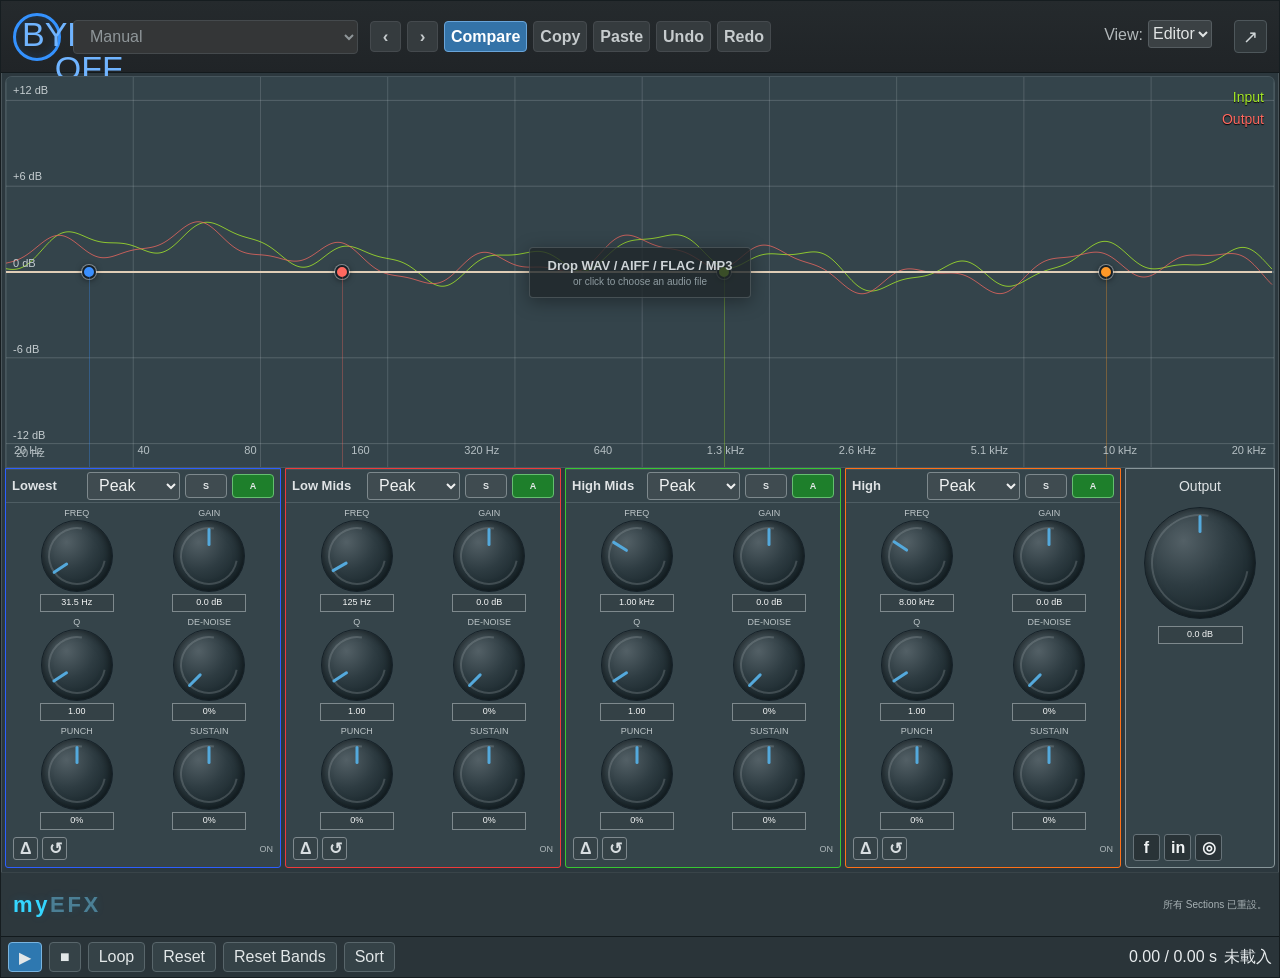
<file: WebTester/index-fixed.html>
<!doctype html><html lang="zh-Hant"><head><meta charset="utf-8"><meta name="viewport" content="width=device-width,initial-scale=1,viewport-fit=cover"><title>myEFX — Frequalizer-style UI</title><style>:root{--bg:#252b2f;--panel:#2f3a40;--panel2:#344249;--edge:#172127;--grid:#9da9ae33;--text:#e8ecee;--muted:#aeb8bc;--blue:#3a8fff;--green:#75ff19;--red:#ff685f;--orange:#ff9828;--lime:#a6ea27;--gold:#ffbf2a;--cyan:#43c8ff;--shadow:0 4px 18px rgba(0,0,0,.35)}*{box-sizing:border-box}html,body{margin:0;min-height:100%;background:#202629;color:var(--text);font-family:Arial,Helvetica,sans-serif;overflow-x:hidden}button,input,select{font:inherit}.app{width:min(1600px,100vw);min-height:100vh;margin:auto;background:#2c383e;border:1px solid #161d20;box-shadow:0 0 0 1px #4a555a inset,0 18px 60px rgba(0,0,0,.45)}.topbar{height:72px;display:flex;align-items:center;gap:12px;padding:7px 12px;background:linear-gradient(#252a2d,#202427);border-bottom:1px solid #131a1d}.power{width:48px;height:48px;border-radius:50%;border:3px solid #3492ff;background:transparent;color:#70b4ff;font-size:34px;line-height:1;display:grid;place-items:center;box-shadow:0 0 12px #167eff2e inset;cursor:pointer}.preset{height:34px;min-width:285px;padding:0 34px 0 12px;border:1px solid #454a4d;border-radius:4px;background:#343637;color:#8f9699;font-size:16px;appearance:auto}.tools{display:flex;align-items:center;gap:6px}.tool{height:31px;min-width:45px;border:1px solid #454a4e;border-radius:4px;background:#353b3e;color:#c6cbcd;font-weight:700;cursor:pointer}.tool.small{min-width:31px;font-size:17px}.tool.active{background:#3473a8;border-color:#6aa5d9;color:#fff}.grow{flex:1}.view{height:34px;padding:0 10px;border:0;background:transparent;color:#b2b8ba}.view select{margin-left:5px;height:28px;background:#3b4144;color:#e1e4e4;border:1px solid #555c60;border-radius:3px}.link{width:33px;height:33px;border:1px solid #4e575b;background:#30373a;border-radius:4px;color:#d0d6d8;font-size:18px}.graph-wrap{position:relative;margin:3px 4px 0;background:#34444b;border:1px solid #93a0a633;border-radius:7px 7px 0 0;overflow:hidden;box-shadow:inset 0 1px #ffffff08}.graph{display:block;width:100%;height:390px;background:#34444b}.drop-ui{position:absolute;inset:0;display:flex;align-items:center;justify-content:center;pointer-events:none}.drop-card{pointer-events:auto;padding:10px 18px;border:1px solid #89979b55;border-radius:4px;background:#20272acc;color:#ced4d7;box-shadow:var(--shadow);text-align:center;display:none}.graph-wrap.empty .drop-card{display:block}.drop-card b{display:block;font-size:13px}.drop-card span{display:block;margin-top:3px;color:#8f9ca1;font-size:10px}.graph-legend{position:absolute;right:10px;top:10px;font-size:14px;line-height:1.55;text-align:right;pointer-events:none;text-shadow:0 1px 1px #000}.in-label{color:var(--lime)}.out-label{color:var(--red)}.freq-readout{position:absolute;left:10px;bottom:8px;color:#aeb8bc;font-size:11px;pointer-events:none}.graph-pointer{position:absolute;width:1px;top:0;bottom:0;background:#eaf1f33d;pointer-events:none;display:none}.node-layer{position:absolute;inset:0}.node{position:absolute;width:14px;height:14px;border-radius:50%;border:2px solid #172027;box-shadow:0 0 0 1px #fff6,0 1px 6px #0009;transform:translate(-50%,-50%);cursor:grab}.node:after{content:"";position:absolute;left:50%;top:100%;width:1px;height:999px;background:currentColor;opacity:.32;pointer-events:none}.node.dragging{cursor:grabbing;box-shadow:0 0 0 1px #fff,0 0 12px currentColor}.node.n1{background:var(--blue);color:var(--blue)}.node.n2{background:var(--red);color:var(--red)}.node.n3{background:var(--lime);color:var(--lime)}.node.n4{background:var(--orange);color:var(--orange)}.hidden-canvas{display:none}.axis{position:absolute;left:0;right:0;bottom:0;height:29px;padding:6px 8px 0;color:#b6c0c4;font-size:11px;display:flex;justify-content:space-between;pointer-events:none}.ylabels{position:absolute;left:7px;top:7px;bottom:26px;display:flex;flex-direction:column;justify-content:space-between;color:#c5cdd0;font-size:11px;pointer-events:none}.bottom{display:grid;grid-template-columns:repeat(4,minmax(0,1fr)) 150px;gap:4px;padding:0 4px 4px}.band{min-width:0;position:relative;background:#35444a;border:1px solid var(--bc);border-radius:0 0 3px 3px;box-shadow:inset 0 1px #ffffff12}.band.b1{--bc:#2d5fff}.band.b2{--bc:#ef3a3a}.band.b3{--bc:#37c832}.band.b4{--bc:#ff7118}.band-head{height:34px;display:flex;align-items:center;gap:5px;padding:3px 6px;border-bottom:1px solid #81909655;color:#dfe3e5}.band-title{font-weight:700;font-size:13px;min-width:70px}.filter{flex:1;min-width:0;height:28px;border:1px solid #7e898d;background:#3f4b50;color:#f0f2f2;border-radius:3px;padding:0 7px}.micro{width:28px;height:24px;border:1px solid #7e898d;background:#3f4b50;color:#e5e9ea;border-radius:4px;font-weight:800;cursor:pointer}.micro.on{background:#1e7f2b;border-color:#65be70}.band-body{padding:5px 7px 7px;display:grid;grid-template-columns:repeat(2,1fr);gap:5px}.ctrl{min-width:0;text-align:center}.ctrl label{font-size:9px;color:#bcc5c8;display:block;margin-bottom:2px}.knob{width:72px;height:72px;margin:auto;border-radius:50%;border:1px solid #152027;background:radial-gradient(circle at 35% 30%,#536066,#2e3c42 42%,#19262b 77%);position:relative;cursor:ns-resize;touch-action:none;box-shadow:inset 0 0 10px rgba(0,0,0,.55)}.knob:before{content:"";position:absolute;inset:6px;border-radius:50%;border:2px solid #a5afb3;opacity:.26;border-right-color:transparent;transform:rotate(-35deg)}.knob-pointer{position:absolute;left:50%;top:7px;width:3px;height:18px;border-radius:3px;background:#54a9dc;transform-origin:50% 29px}.knob-readout{margin:2px auto 0;min-height:18px;width:74px;padding:2px 3px;border:1px solid #7e898d;background:#344146;color:#f4f6f6;font-size:9px}.band-foot{display:flex;align-items:center;justify-content:space-between;padding:0 7px 7px}.foot-left{display:flex;gap:4px}.round{width:25px;height:23px;border-radius:3px;border:1px solid #7f898e;background:#354247;color:#d8dde0;font-weight:800;cursor:pointer}.round.active{background:#39a139;border-color:#79d87b}.round.off{background:#69333a;border-color:#e2747b}.utility{font-size:9px;color:#afb8bb}.band-buttons{display:none}.output{background:#35444a;border:1px solid #88969a;border-radius:0 0 4px 4px;position:relative;min-height:302px;padding:9px 8px}.output-title{font-size:14px;color:#dfe4e6;text-align:center;margin-bottom:4px}.out-knob{width:112px;height:112px;margin:13px auto 7px}.out-readout{width:85px;margin:auto;text-align:center}.social-row{display:flex;gap:4px;position:absolute;left:7px;right:7px;bottom:6px}.social{width:27px;height:27px;border:1px solid #667278;background:#293337;color:#f0f3f4;border-radius:3px;font-weight:800}.branding{height:64px;display:flex;align-items:center;justify-content:space-between;padding:0 12px;border-top:1px solid #69757a33;background:#2d383d}.brand{font-size:22px;letter-spacing:.12em;font-weight:800;color:#35d6ff;text-shadow:0 0 10px #00aaff22}.brand span{color:#4b7f95}.statusbar{font-size:10px;color:#a8b2b5}.transport{display:flex;align-items:center;gap:7px;padding:5px 7px;background:#2a3439;border-top:1px solid #121a1d}.transport button{height:30px;border:1px solid #59666b;background:#354247;color:#e2e7e8;border-radius:4px;padding:0 10px}.transport .primary{background:#2e78b0;border-color:#79b4df}.transport .spacer{flex:1}@media(max-width:1100px){.bottom{grid-template-columns:repeat(2,minmax(0,1fr))}.output{grid-column:1/-1;min-height:180px}.topbar{flex-wrap:wrap;height:auto}.preset{min-width:180px}.graph{height:340px}}@media(max-width:720px){.bottom{grid-template-columns:1fr}.output{grid-column:auto}.graph{height:285px}.topbar{gap:6px}.preset{min-width:140px}.band-body{grid-template-columns:repeat(3,1fr)}.knob{width:58px;height:58px}.out-knob{width:90px;height:90px}.brand{font-size:17px}}</style></head><body><div class="app"><header class="topbar"><button class="power" id="bypassAll" type="button" title="BYPASS ALL">⏻</button><select class="preset" id="preset"><option>Manual</option></select><div class="tools"><button class="tool small" id="undo" type="button">‹</button><button class="tool small" id="redo" type="button">›</button><button class="tool active" id="ab" type="button">Compare</button><button class="tool" id="copy" type="button">Copy</button><button class="tool" id="paste" type="button">Paste</button><button class="tool" id="undo2" type="button">Undo</button><button class="tool" id="redo2" type="button">Redo</button></div><div class="grow"></div><div class="view">View:<select id="viewMode"><option>Editor</option></select></div><button class="link" id="linkBtn" type="button">↗</button></header><section class="graph-wrap empty" id="graphWrap" aria-label="EQ graph"><canvas id="specIn" class="hidden-canvas"></canvas><canvas id="specOut" class="hidden-canvas"></canvas><canvas id="uiGraph" class="graph"></canvas><div class="node-layer" id="nodeLayer"></div><div class="graph-legend"><div class="in-label">Input</div><div class="out-label">Output</div></div><div class="freq-readout" id="freqReadout">20 Hz</div><div class="graph-pointer" id="graphPointer"></div><div class="ylabels"><span>+12 dB</span><span>+6 dB</span><span>0 dB</span><span>-6 dB</span><span>-12 dB</span></div><div class="axis"><span>20 Hz</span><span>40</span><span>80</span><span>160</span><span>320 Hz</span><span>640</span><span>1.3 kHz</span><span>2.6 kHz</span><span>5.1 kHz</span><span>10 kHz</span><span>20 kHz</span></div><div class="drop-ui" id="dropUi"><label class="drop-card" for="file"><b>Drop WAV / AIFF / FLAC / MP3</b><span>or click to choose an audio file</span></label><input id="file" type="file" accept="audio/*,.wav,.wave,.aif,.aiff,.flac,.mp3,.m4a,.ogg" hidden></div><div class="drop-target" id="inputFrame" style="position:absolute;inset:0;pointer-events:none"></div><div id="outputFrame" style="display:none"></div><div id="rangeIn" style="display:none"></div><div id="rangeOut" style="display:none"></div><div id="cursorIn" style="display:none"></div><div id="cursorOut" style="display:none"></div></section><section class="bottom"><article class="band b1" data-band="1"><div class="band-head"><span class="band-title">Lowest</span><select class="filter" data-filter="1"><option>Peak</option></select><button class="micro" id="solo1" data-action="solo" type="button">S</button><button class="micro on band-byp" id="byp1" data-action="bypass" type="button">A</button></div><div class="band-body"></div><div class="band-foot"><div class="foot-left"><button class="round" data-action="delta" type="button">Δ</button><button class="round" data-action="reset" type="button">↺</button></div><span class="utility state">ON</span></div></article><article class="band b2" data-band="2"><div class="band-head"><span class="band-title">Low Mids</span><select class="filter" data-filter="2"><option>Peak</option></select><button class="micro" id="solo2" data-action="solo" type="button">S</button><button class="micro on band-byp" id="byp2" data-action="bypass" type="button">A</button></div><div class="band-body"></div><div class="band-foot"><div class="foot-left"><button class="round" data-action="delta" type="button">Δ</button><button class="round" data-action="reset" type="button">↺</button></div><span class="utility state">ON</span></div></article><article class="band b3" data-band="3"><div class="band-head"><span class="band-title">High Mids</span><select class="filter" data-filter="3"><option>Peak</option></select><button class="micro" id="solo3" data-action="solo" type="button">S</button><button class="micro on band-byp" id="byp3" data-action="bypass" type="button">A</button></div><div class="band-body"></div><div class="band-foot"><div class="foot-left"><button class="round" data-action="delta" type="button">Δ</button><button class="round" data-action="reset" type="button">↺</button></div><span class="utility state">ON</span></div></article><article class="band b4" data-band="4"><div class="band-head"><span class="band-title">High</span><select class="filter" data-filter="4"><option>Peak</option></select><button class="micro" id="solo4" data-action="solo" type="button">S</button><button class="micro on band-byp" id="byp4" data-action="bypass" type="button">A</button></div><div class="band-body"></div><div class="band-foot"><div class="foot-left"><button class="round" data-action="delta" type="button">Δ</button><button class="round" data-action="reset" type="button">↺</button></div><span class="utility state">ON</span></div></article><aside class="output"><div class="output-title">Output</div><div class="knob out-knob"><div class="knob-pointer"></div></div><div class="knob-readout out-readout">0.0 dB</div><div class="social-row"><button class="social" type="button">f</button><button class="social" type="button">in</button><button class="social" type="button">◎</button></div></aside></section><div class="branding"><div class="brand">my<span>EFX</span></div><div class="statusbar" id="status">尚未載入音檔。</div></div><div class="transport"><button class="primary" id="play" type="button">▶</button><button id="stop" type="button">■</button><button id="loop" type="button">Loop</button><button id="resetAll" type="button">Reset</button><button id="resetBands" type="button">Reset Bands</button><button id="sortBtn" type="button">Sort</button><button class="spacer" style="visibility:hidden" type="button"></button><span id="time">0.00 / 0.00 s</span><span id="fileInfo">未載入</span></div></div><script>const FREQ_RANGES=[[20,300,.1],[60,1200,.1],[200,3000,.1],[1000,25000,.1]],FREQS=[31.5,125,1000,8000],COMMON={gain:[-24,24,.1],q:[.1,20,.01],denoise:[0,100,1],punch:[-100,100,1],sustain:[-100,100,1]},KNOBS=[['FREQ','freq'],['GAIN','gain'],['Q','q'],['DE-NOISE','denoise'],['PUNCH','punch'],['SUSTAIN','sustain']];for(const [i,card] of [...document.querySelectorAll('.band')].entries()){const grid=card.querySelector('.band-body'),fr=FREQ_RANGES[i];for(const [label,key] of KNOBS){let min,max,step,v=0;if(key==='freq'){[min,max,step]=fr;v=FREQS[i]}else{[min,max,step]=COMMON[key];v=key==='q'?1:0}const id=key+(i+1),c=document.createElement('div');c.className='ctrl';c.innerHTML=`<label>${label}</label><div class="knob" data-target="${id}" tabindex="0" role="slider" aria-label="${label}"><div class="knob-pointer"></div></div><div class="knob-readout" id="${id}Out"></div><input class="knob-input" id="${id}" type="range" min="${min}" max="${max}" step="${step}" value="${v}" defaultValue="${v}" hidden>`;grid.appendChild(c)}}</script><script src="app-final.js?v=frequalizer-ui"></script><script src="ui-frequalizer.js?v=1"></script></body></html>
</file>
